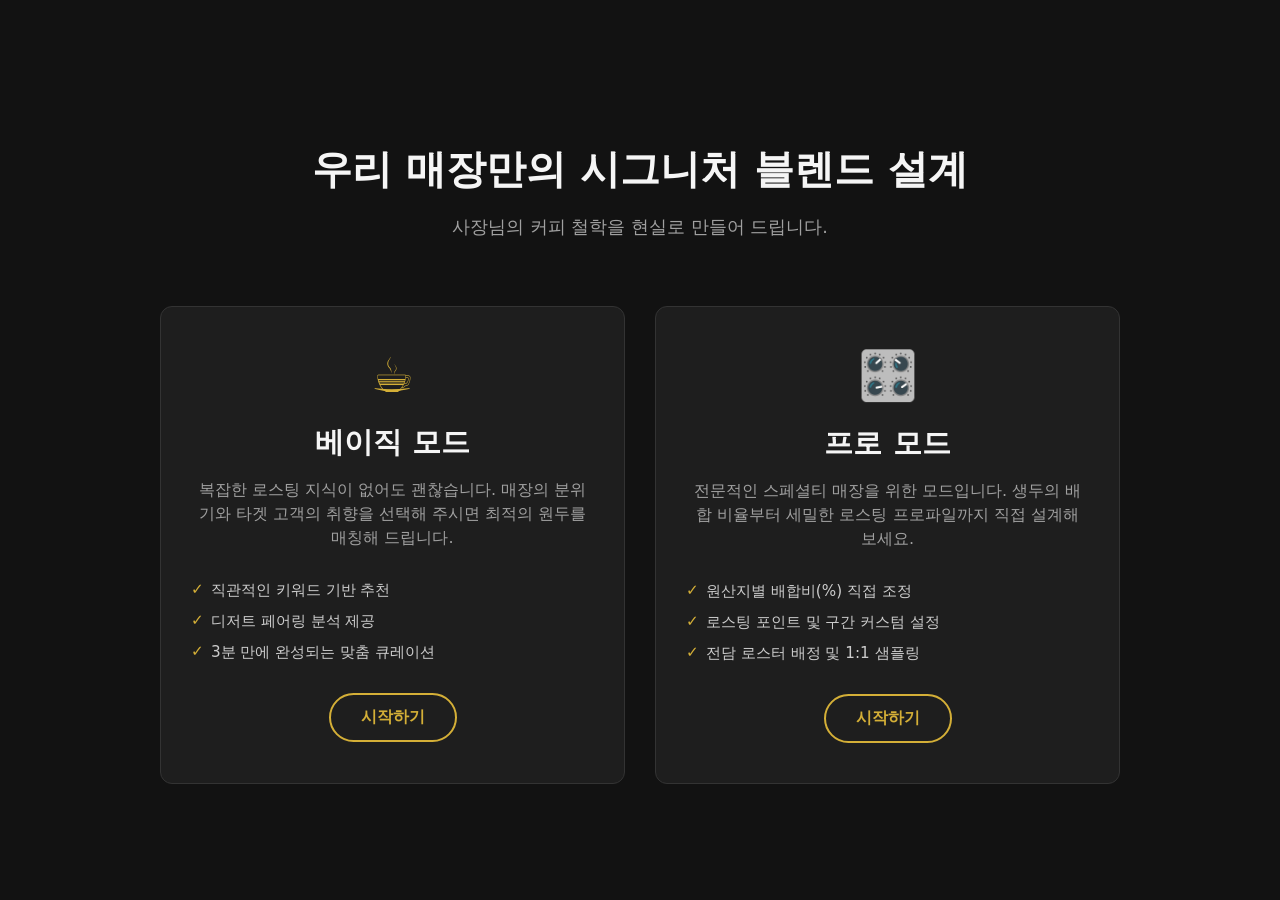
<file: legacy/index.html>
<!DOCTYPE html>
<html lang="ko">
<head>
    <meta charset="UTF-8">
        <meta name="viewport" content="width=device-width, initial-scale=1.0">
        <title>B2B 원두 커스터마이징 큐레이션</title>
        <link rel="stylesheet" href="assets/common.css">
    <style>
        :root {
            --bg-color: #121212;
            --text-main: #f5f5f5;
            --text-sub: #a0a0a0;
            --accent-color: #d4af37; /* 고급스러운 브론즈/골드 톤 */
            --card-bg: #1e1e1e;
            --hover-bg: #2a2a2a;
        }

        body {
            margin: 0;
            padding: 0;
            font-family: 'Pretendard', -apple-system, BlinkMacSystemFont, system-ui, Roboto, 'Helvetica Neue', 'Segoe UI', 'Apple SD Gothic Neo', 'Noto Sans KR', 'Malgun Gothic', sans-serif;
            background-color: var(--bg-color);
            color: var(--text-main);
            display: flex;
            flex-direction: column;
            align-items: center;
            justify-content: center;
            min-height: 100vh;
        }

        .header {
            text-align: center;
            margin-bottom: 50px;
        }

        .header h1 {
            font-size: 2.5rem;
            font-weight: 700;
            margin-bottom: 10px;
        }

        .header p {
            font-size: 1.1rem;
            color: var(--text-sub);
        }

        .mode-container {
            display: flex;
            gap: 30px;
            max-width: 1000px;
            width: 100%;
            padding: 0 20px;
            box-sizing: border-box;
        }

        .mode-card {
            flex: 1;
            background-color: var(--card-bg);
            border: 1px solid #333;
            border-radius: 12px;
            padding: 40px 30px;
            text-align: center;
            cursor: pointer;
            transition: all 0.3s ease;
            position: relative;
            overflow: hidden;
        }

        .mode-card:hover {
            background-color: var(--hover-bg);
            transform: translateY(-5px);
            border-color: var(--accent-color);
            box-shadow: 0 10px 20px rgba(0,0,0,0.5);
        }

        .mode-icon {
            font-size: 3rem;
            margin-bottom: 20px;
            color: var(--accent-color);
        }

        .mode-title {
            font-size: 1.8rem;
            font-weight: 600;
            margin-bottom: 15px;
        }

        .mode-desc {
            font-size: 1rem;
            color: var(--text-sub);
            line-height: 1.5;
            margin-bottom: 30px;
        }

        .features {
            list-style: none;
            padding: 0;
            margin: 0 0 30px 0;
            text-align: left;
            color: #ccc;
            font-size: 0.95rem;
        }

        .features li {
            margin-bottom: 10px;
            padding-left: 20px;
            position: relative;
        }

        .features li::before {
            content: '✓';
            color: var(--accent-color);
            position: absolute;
            left: 0;
        }

        .start-btn {
            display: inline-block;
            padding: 12px 30px;
            background-color: transparent;
            color: var(--accent-color);
            border: 2px solid var(--accent-color);
            border-radius: 30px;
            font-size: 1rem;
            font-weight: 600;
            transition: all 0.3s ease;
        }

        .mode-card:hover .start-btn {
            background-color: var(--accent-color);
            color: var(--bg-color);
        }

        /* 반응형 디자인 */
        @media (max-width: 768px) {
            .mode-container {
                flex-direction: column;
            }
        }
    </style>
</head>
<body>

    <div class="header">
        <h1>우리 매장만의 시그니처 블렌드 설계</h1>
        <p>사장님의 커피 철학을 현실로 만들어 드립니다.</p>
    </div>

    <div class="mode-container">
        <div class="mode-card clickable-card" role="button" tabindex="0" onclick="startMode('basic')" onkeydown="onCardKeyActivate(event, function(){ startMode('basic'); })">
            <div class="mode-icon">☕</div>
            <div class="mode-title">베이직 모드</div>
            <div class="mode-desc">
                복잡한 로스팅 지식이 없어도 괜찮습니다. 매장의 분위기와 타겟 고객의 취향을 선택해 주시면 최적의 원두를 매칭해 드립니다.
            </div>
            <ul class="features">
                <li>직관적인 키워드 기반 추천</li>
                <li>디저트 페어링 분석 제공</li>
                <li>3분 만에 완성되는 맞춤 큐레이션</li>
            </ul>
            <div class="start-btn">시작하기</div>
        </div>

        <div class="mode-card clickable-card" role="button" tabindex="0" onclick="startMode('pro')" onkeydown="onCardKeyActivate(event, function(){ startMode('pro'); })">
            <div class="mode-icon">🎛️</div>
            <div class="mode-title">프로 모드</div>
            <div class="mode-desc">
                전문적인 스페셜티 매장을 위한 모드입니다. 생두의 배합 비율부터 세밀한 로스팅 프로파일까지 직접 설계해 보세요.
            </div>
            <ul class="features">
                <li>원산지별 배합비(%) 직접 조정</li>
                <li>로스팅 포인트 및 구간 커스텀 설정</li>
                <li>전담 로스터 배정 및 1:1 샘플링</li>
            </ul>
            <div class="start-btn">시작하기</div>
        </div>
    </div>

   <script src="assets/common.js"></script>
    <script>
        function startMode(mode) {
            if (mode === 'basic') {
                appStore.clearFlowData();
                appStore.clearLeadData();
                window.location.href = 'basic-step.html';
            } else if (mode === 'pro') {
                window.location.href = 'pro-mode.html';
            }
        }
    </script>

</body>
</html>
</file>
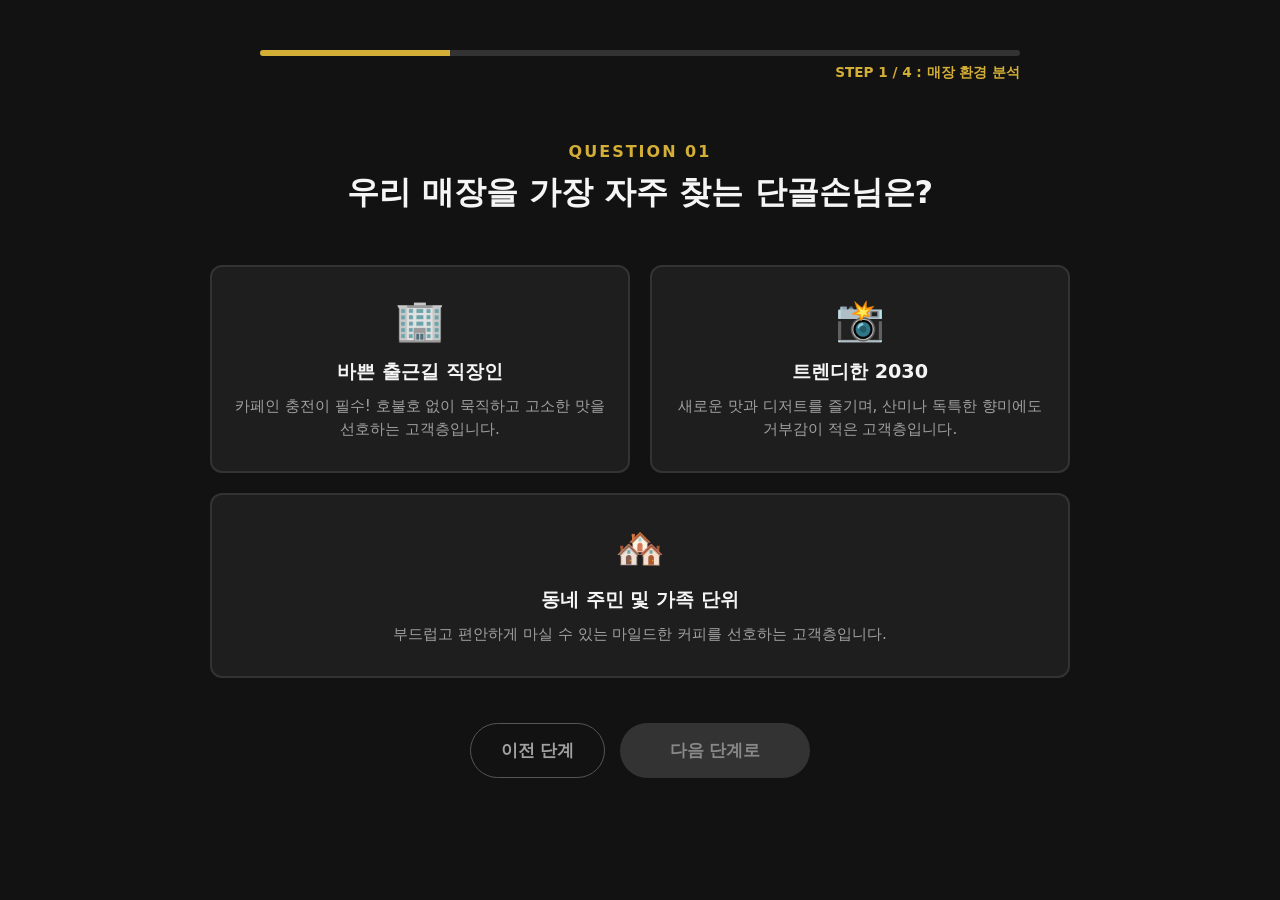
<file: basic-step.html>
<!DOCTYPE html>
<html lang="ko">
<head>
    <meta charset="UTF-8">
    <meta name="viewport" content="width=device-width, initial-scale=1.0">
    <title>베이직 모드 - 통합 설문</title>
    <link rel="stylesheet" href="assets/common.css">
    <style>
        body {
            display: flex;
            flex-direction: column;
            align-items: center;
            min-height: 100vh;
        }
        .progress-container { width: 100%; max-width: 800px; margin-top: 50px; padding: 0 20px; box-sizing: border-box; }
        .progress-bar-bg { width: 100%; height: 6px; background-color: #333; border-radius: 3px; overflow: hidden; }
        .progress-bar-fill { width: 25%; height: 100%; background-color: var(--accent-color); transition: width 0.4s ease; }
        .progress-text { text-align: right; font-size: 0.85rem; color: var(--accent-color); margin-top: 8px; font-weight: 600; }

        .question-header { text-align: center; margin: 60px 0 35px; padding: 0 20px; }
        .question-step { color: var(--accent-color); font-size: 1rem; font-weight: 600; letter-spacing: 2px; margin-bottom: 10px; }
        .question-title { font-size: 2rem; font-weight: 700; margin: 0; }
        .question-desc { font-size: 0.95rem; color: var(--text-sub); margin-top: 10px; }

        .options-container { display: flex; gap: 20px; max-width: 900px; width: 100%; padding: 0 20px; box-sizing: border-box; flex-wrap: wrap; justify-content: center; }
        .option-card { flex: 1; min-width: 250px; background-color: var(--card-bg); border: 2px solid #333; border-radius: 12px; padding: 30px 20px; text-align: center; cursor: pointer; transition: all 0.3s ease; }
        .option-card:hover { border-color: #555; background-color: var(--hover-bg); }
        .option-card.selected { border-color: var(--accent-color); background-color: var(--selected-bg); transform: translateY(-5px); box-shadow: 0 10px 20px rgba(0,0,0,0.3); }
        .option-icon { font-size: 2.5rem; margin-bottom: 15px; }
        .option-title { font-size: 1.2rem; font-weight: 600; margin-bottom: 10px; }
        .option-desc { font-size: 0.95rem; color: var(--text-sub); line-height: 1.5; }

        .sub-question-container { margin-top: 45px; text-align: center; max-width: 820px; width: 100%; padding: 0 20px; box-sizing: border-box; }
        .sub-question-title { font-size: 1.2rem; font-weight: 600; margin-bottom: 20px; border-top: 1px solid #333; padding-top: 35px; }
        .volume-options { display: flex; justify-content: center; gap: 15px; flex-wrap: wrap; }
        .volume-btn { padding: 12px 25px; background-color: var(--card-bg); border: 1px solid #444; border-radius: 30px; color: var(--text-sub); font-size: 1rem; font-weight: 600; cursor: pointer; transition: all 0.3s ease; }
        .volume-btn:hover { border-color: #888; color: #fff; }
        .volume-btn.selected { background-color: var(--accent-color); color: var(--bg-color); border-color: var(--accent-color); }

        .nav-container { margin: 45px 0 50px; display: flex; gap: 15px; }
        .prev-btn { padding: 15px 30px; background-color: transparent; color: var(--text-sub); border: 1px solid #555; border-radius: 30px; font-size: 1.05rem; font-weight: 600; cursor: pointer; }
        .prev-btn:hover { background-color: #333; color: #fff; }
        .next-btn { padding: 15px 50px; background-color: #333; color: #888; border: none; border-radius: 30px; font-size: 1.05rem; font-weight: 600; cursor: not-allowed; transition: all 0.3s ease; }
        .next-btn.active { background-color: var(--accent-color); color: var(--bg-color); cursor: pointer; }

        .modal-overlay { position: fixed; top: 0; left: 0; width: 100%; height: 100%; background-color: rgba(0,0,0,0.85); display: none; justify-content: center; align-items: center; z-index: 1000; }
        .modal-overlay.show { display: flex; }
        .modal-content { background-color: var(--card-bg); border: 1px solid #444; border-radius: 12px; width: 90%; max-width: 450px; padding: 40px 30px; box-sizing: border-box; position: relative; }
        .modal-close { position: absolute; top: 20px; right: 20px; color: #888; font-size: 1.5rem; cursor: pointer; border: none; background: none; }
        .modal-title { font-size: 1.5rem; font-weight: 700; margin: 0 0 10px 0; color: #fff; }
        .modal-desc { font-size: 0.9rem; color: var(--text-sub); margin-bottom: 25px; line-height: 1.4; }
        .form-group { margin-bottom: 20px; text-align: left; }
        .form-group label { display: block; font-size: 0.85rem; color: #ccc; margin-bottom: 8px; font-weight: 600; }
        .form-group input { width: 100%; padding: 12px 15px; box-sizing: border-box; background-color: #2a2a2a; border: 1px solid #444; border-radius: 8px; color: #fff; font-size: 1rem; }
        .submit-btn { width: 100%; padding: 15px; margin-top: 10px; background-color: var(--accent-color); color: var(--bg-color); border: none; border-radius: 8px; font-size: 1.05rem; font-weight: 700; cursor: pointer; }

        .loading-view {
            width: 100%;
            max-width: 780px;
            min-height: 100vh;
            display: none;
            flex-direction: column;
            align-items: center;
            justify-content: center;
            text-align: center;
            padding: 40px 20px 60px;
            box-sizing: border-box;
        }
        .spinner-container { position: relative; width: 100px; height: 100px; margin-bottom: 30px; }
        .circle {
            position: absolute; width: 100%; height: 100%;
            border: 3px solid transparent; border-top-color: var(--accent-color);
            border-radius: 50%;
            animation: spin 1.5s cubic-bezier(0.68, -0.55, 0.265, 1.55) infinite;
        }
        .circle:nth-child(2) { width: 80%; height: 80%; top: 10%; left: 10%; border-top-color: #888; animation-duration: 2s; animation-direction: reverse; }
        .circle:nth-child(3) { width: 60%; height: 60%; top: 20%; left: 20%; border-top-color: #555; animation-duration: 1s; }
        @keyframes spin { 0% { transform: rotate(0deg); } 100% { transform: rotate(360deg); } }

        .loading-title { font-size: 1.8rem; font-weight: 700; margin-bottom: 10px; color: #fff; }
        .loading-text {
            font-size: 1.05rem;
            color: var(--accent-color);
            font-weight: 600;
            min-height: 30px;
            margin-bottom: 30px;
            transition: opacity 0.3s ease;
        }
        .cursor::after { content: '|'; animation: blink 1s step-end infinite; }
        @keyframes blink { 0%, 100% { opacity: 1; } 50% { opacity: 0; } }

        .data-panel {
            background-color: var(--card-bg);
            border: 1px solid #333;
            border-radius: 12px;
            padding: 20px;
            width: 100%;
            max-width: 500px;
            box-shadow: 0 10px 30px rgba(0,0,0,0.5);
        }
        .panel-title { font-size: 0.85rem; color: #888; margin-bottom: 15px; letter-spacing: 1px; text-align: left; }
        .tag-container { display: flex; flex-wrap: wrap; gap: 10px; }
        .data-tag {
            background-color: #222;
            border: 1px solid #444;
            color: #ccc;
            padding: 8px 15px;
            border-radius: 20px;
            font-size: 0.9rem;
            opacity: 0;
            transform: translateY(10px);
            animation: fadeUp 0.5s forwards;
        }
        .data-tag:nth-child(1) { animation-delay: 0.2s; }
        .data-tag:nth-child(2) { animation-delay: 0.6s; }
        .data-tag:nth-child(3) { animation-delay: 1.0s; }
        .data-tag:nth-child(4) { animation-delay: 1.4s; }
        .data-tag:nth-child(5) { animation-delay: 1.8s; }
        @keyframes fadeUp {
            to { opacity: 1; transform: translateY(0); border-color: var(--accent-color); color: #fff; }
        }
        .progress-percentage {
            margin-top: 30px;
            font-size: 2.5rem;
            font-weight: 700;
            color: #444;
            font-variant-numeric: tabular-nums;
        }
    </style>
</head>
<body>
    <div class="progress-container" id="surveyProgress">
        <div class="progress-bar-bg"><div id="progressFill" class="progress-bar-fill"></div></div>
        <div id="progressText" class="progress-text"></div>
    </div>

    <div class="question-header" id="surveyHeader">
        <div id="questionStep" class="question-step"></div>
        <h2 id="questionTitle" class="question-title"></h2>
        <p id="questionDesc" class="question-desc"></p>
    </div>

    <div id="optionsContainer" class="options-container"></div>

    <div id="volumeSection" class="sub-question-container" style="display:none;">
        <h3 class="sub-question-title">월평균 원두 사용량을 알려주시면 맞춤 단가를 계산해 드립니다.</h3>
        <div class="volume-options">
            <button type="button" class="volume-btn" data-volume="under_10">10kg 미만</button>
            <button type="button" class="volume-btn" data-volume="10_to_30">10kg ~ 30kg</button>
            <button type="button" class="volume-btn" data-volume="over_30">30kg 이상 (대용량 단가)</button>
        </div>
    </div>

    <div class="nav-container" id="surveyNav">
        <button id="prevBtn" class="prev-btn" type="button">이전 단계</button>
        <button id="nextBtn" class="next-btn" type="button" disabled>다음 단계로</button>
    </div>
    <p id="submitStatus" class="question-desc" aria-live="polite" style="min-height: 24px; margin-top: -30px;"></p>

    <div id="loadingView" class="loading-view" aria-live="polite">
        <div class="spinner-container">
            <div class="circle"></div>
            <div class="circle"></div>
            <div class="circle"></div>
        </div>
        <div class="loading-title">AI 로스팅 프로파일 설계 중</div>
        <div id="loadingText" class="loading-text cursor">매장 데이터를 수집 중입니다...</div>
        <div class="data-panel">
            <div class="panel-title">수집된 분석 파라미터 (Parameters)</div>
            <div class="tag-container" id="tagContainer"></div>
        </div>
        <div class="progress-percentage" id="loadingPercent">0%</div>
    </div>

    <div id="leadModal" class="modal-overlay" role="dialog" aria-modal="true" aria-labelledby="leadModalTitle">
        <div class="modal-content">
            <button class="modal-close" type="button" id="modalCloseBtn">&times;</button>
            <h3 id="leadModalTitle" class="modal-title">맞춤형 R&D 설계 준비</h3>
            <p class="modal-desc">정확한 프로파일 분석과 샘플 배송을 위해 대표님 정보를 확인합니다.</p>
            <form id="leadForm">
                <div class="form-group">
                    <label for="userName">대표자 성함 / 상호명</label>
                    <input type="text" id="userName" autocomplete="organization" required>
                </div>
                <div class="form-group">
                    <label for="userPhone">연락처 (휴대전화)</label>
                    <input type="tel" id="userPhone" autocomplete="tel" required>
                </div>
                <div class="form-group">
                    <label for="userEmail">이메일</label>
                    <input type="email" id="userEmail" autocomplete="email" required>
                </div>
                <div class="form-group">
                    <label for="businessAddress">사업장 주소</label>
                    <input type="text" id="businessAddress" autocomplete="street-address" required>
                </div>
                <div class="form-group">
                    <label for="businessNumber">사업자 등록번호</label>
                    <input type="text" id="businessNumber" maxlength="12" required>
                </div>
                <button type="submit" class="submit-btn">정보 저장하고 계속하기</button>
            </form>
        </div>
    </div>

    <script src="assets/common.js"></script>
    <script>
        const steps = [
            {
                key: 'step1_target',
                stepText: 'QUESTION 01',
                progressText: 'STEP 1 / 4 : 매장 환경 분석',
                title: '우리 매장을 가장 자주 찾는 단골손님은?',
                desc: '',
                nextLabel: '다음 단계로',
                options: [
                    { value: 'office', icon: '🏢', title: '바쁜 출근길 직장인', desc: '카페인 충전이 필수! 호불호 없이 묵직하고 고소한 맛을 선호하는 고객층입니다.' },
                    { value: 'trend', icon: '📸', title: '트렌디한 2030', desc: '새로운 맛과 디저트를 즐기며, 산미나 독특한 향미에도 거부감이 적은 고객층입니다.' },
                    { value: 'family', icon: '🏘️', title: '동네 주민 및 가족 단위', desc: '부드럽고 편안하게 마실 수 있는 마일드한 커피를 선호하는 고객층입니다.' }
                ]
            },
            {
                key: 'step2_dessert',
                stepText: 'QUESTION 02',
                progressText: 'STEP 2 / 4 : 디저트 페어링 분석',
                title: '매장의 주력 디저트는 어떤 종류인가요?',
                desc: '',
                nextLabel: '다음 단계로',
                options: [
                    { value: 'sweet', icon: '🍰', title: '달콤한 크림 / 초코류', desc: '단맛이 강해 커피의 묵직한 바디감이 필요한 메뉴입니다.' },
                    { value: 'bakery', icon: '🥐', title: '담백한 베이커리류', desc: '빵 본연의 고소함을 살려주는 깔끔한 커피가 어울립니다.' },
                    { value: 'coffee_only', icon: '☕', title: '커피 자체에 집중', desc: '디저트 비중이 낮아 커피의 고유 향미와 개성이 더 중요합니다.' }
                ]
            },
            {
                key: 'selectedFlavor',
                stepText: 'QUESTION 03',
                progressText: 'STEP 3 / 4 : 핵심 향미 설계',
                title: '우리 매장 커피의 첫입, 어떤 느낌이었으면 하시나요?',
                desc: '',
                nextLabel: '마지막 단계로',
                options: [
                    { value: 'nutty_medium', icon: '🍫', title: '호불호 없는 균형잡힌 표준 배합(클래식)', desc: '산미를 낮추고 고소함과 쌉싸름한 단맛이 오래 남는 스타일입니다.' },
                    { value: 'balanced', icon: '🍯', title: '은은한 과일의 단맛 (밸런스)', desc: '가벼운 산미와 캐러멜 단맛의 균형이 좋은 마일드한 스타일입니다.' },
                    { value: 'floral_acidity', icon: '🌸', title: '화사한 꽃향기와 쥬시함', desc: '베리류 산미와 꽃 향이 매력적인 트렌디 스페셜티 스타일입니다.' },
                    { value: 'decaf', icon: '🌙', title: '부담 없는 디카페인', desc: '밤에도 마실 수 있는 깔끔한 단맛 중심의 스타일입니다.' }
                ]
            },
            {
                key: 'step4_milk',
                stepText: 'QUESTION 04',
                progressText: 'STEP 4 / 4 : 최종 세팅 완료',
                title: '우유가 들어가는 메뉴의 비중은 어느 정도인가요?',
                desc: '라떼나 크림 커피에서도 커피의 맛이 묻히지 않도록 바디감을 조절합니다.',
                nextLabel: '맞춤 블렌드 분석하기',
                options: [
                    { value: 'americano_main', icon: '🧊', title: '아메리카노 위주', desc: '블랙으로 마셨을 때 가장 맛있는 포인트를 잡습니다.' },
                    { value: 'balance', icon: '🥛', title: '반반 (밸런스형)', desc: '라떼와 아메리카노 모두 어울리도록 밸런스를 맞춥니다.' },
                    { value: 'latte_main', icon: '☕', title: '라떼 / 크림 맛집', desc: '우유와 크림에서도 살아나는 진한 고소함이 필요합니다.' }
                ]
            }
        ];

        const labelMap = {
            office: '직장인', trend: '트렌디2030', family: '동네/가족',
            sweet: '달콤/크림', bakery: '담백/베이커리', coffee_only: '커피집중',
            nutty_medium: '다크/고소', balanced: '밸런스/마일드', floral_acidity: '산미/화사', decaf: '디카페인',
            americano_main: '아메리카노 위주', balance: '라떼 밸런스', latte_main: '라떼 위주',
            under_10: '10kg 미만', '10_to_30': '10~30kg', over_30: '30kg 이상'
        };

        const loadingLabelMap = {
            office: '📌 직장인 타겟', trend: '📌 트렌디 2030', family: '📌 동네상권/가족',
            sweet: '🍰 달콤한 디저트', bakery: '🥐 담백한 베이커리', coffee_only: '☕ 커피 집중',
            nutty_medium: '🍫 다크/고소함', balanced: '🍯 밸런스/마일드', floral_acidity: '🌸 산미/화사함', decaf: '🌙 디카페인',
            americano_main: '🧊 아메리카노 위주', balance: '🥛 라떼 밸런스', latte_main: '☕ 라떼/크림 위주',
            under_10: '📦 10kg 미만', '10_to_30': '📦 10~30kg', over_30: '📦 30kg 이상'
        };

        const loadingMessages = [
            '수집된 파라미터를 기반으로 생두 배합비를 계산 중입니다...',
            '디저트 페어링에 최적화된 바디감(Body)을 세팅 중입니다...',
            '우유 베리에이션에 따른 수율 및 배전도를 조정 중입니다...',
            '사장님 매장만의 시그니처 블렌드 설계가 완료되었습니다!'
        ];

        const state = {
            step1_target: appStore.get('step1_target', ''),
            step2_dessert: appStore.get('step2_dessert', ''),
            selectedFlavor: appStore.get('selectedFlavor', ''),
            step4_milk: appStore.get('step4_milk', ''),
            step4_volume: appStore.get('step4_volume', ''),
            lead_name: appStore.get('lead_name', ''),
            lead_phone: appStore.get('lead_phone', ''),
            lead_email: appStore.get('lead_email', ''),
            lead_address: appStore.get('lead_address', ''),
            lead_bizNum: appStore.get('lead_bizNum', '')
        };

        const GOOGLE_FORM_RESPONSE_URL = 'https://docs.google.com/forms/d/14sxVQ1dIzeyflM_93ysNevl2SWW3KboEOMRBe856XKo/formResponse';
        const GOOGLE_APP_SCRIPT_URL = 'https://script.google.com/macros/s/AKfycbwi7fmwLSD7QwN7K-BBFGFcetwOcUc9oKMOHVQnM-_8k3oP7iEntelq_8K3zZxKypJA/exec';
        const MIN_LOADING_MS = 2600;
        const PREFETCH_TIMEOUT_MS = 5000;

        let stepIndex = 0;
        let viewState = 'survey';
        let percentIntervalId = null;
        let messageIntervalId = null;

        const surveyProgress = document.getElementById('surveyProgress');
        const surveyHeader = document.getElementById('surveyHeader');
        const progressFill = document.getElementById('progressFill');
        const progressText = document.getElementById('progressText');
        const questionStep = document.getElementById('questionStep');
        const questionTitle = document.getElementById('questionTitle');
        const questionDesc = document.getElementById('questionDesc');
        const optionsContainer = document.getElementById('optionsContainer');
        const volumeSection = document.getElementById('volumeSection');
        const surveyNav = document.getElementById('surveyNav');
        const prevBtn = document.getElementById('prevBtn');
        const nextBtn = document.getElementById('nextBtn');
        const statusEl = document.getElementById('submitStatus');

        const loadingView = document.getElementById('loadingView');
        const loadingText = document.getElementById('loadingText');
        const tagContainer = document.getElementById('tagContainer');
        const loadingPercent = document.getElementById('loadingPercent');

        const leadModal = document.getElementById('leadModal');
        const leadForm = document.getElementById('leadForm');

        function hasLeadData() {
            return !!(state.lead_name && state.lead_phone && state.lead_email && state.lead_address && state.lead_bizNum);
        }

        function setViewState(nextState) {
            viewState = nextState;
            const isSurvey = viewState === 'survey';
            surveyProgress.style.display = isSurvey ? '' : 'none';
            surveyHeader.style.display = isSurvey ? '' : 'none';
            optionsContainer.style.display = isSurvey ? '' : 'none';
            volumeSection.style.display = isSurvey && steps[stepIndex].key === 'step4_milk' ? 'block' : 'none';
            surveyNav.style.display = isSurvey ? 'flex' : 'none';
            statusEl.style.display = isSurvey ? '' : 'none';
            if (!isSurvey) {
                leadModal.classList.remove('show');
                loadingView.style.display = 'flex';
            } else {
                loadingView.style.display = 'none';
            }
        }

        function updateNextState() {
            const step = steps[stepIndex];
            const enabled = step.key === 'step4_milk'
                ? !!(state.step4_milk && state.step4_volume)
                : !!state[step.key];
            nextBtn.disabled = !enabled;
            nextBtn.classList.toggle('active', enabled);
        }

        function renderOptions(step) {
            optionsContainer.innerHTML = '';
            const selected = state[step.key];

            step.options.forEach(function (option) {
                const card = document.createElement('div');
                card.className = 'option-card clickable-card' + (selected === option.value ? ' selected' : '');
                card.setAttribute('role', 'button');
                card.setAttribute('tabindex', '0');
                card.innerHTML = '<div class="option-icon">' + option.icon + '</div>' +
                    '<div class="option-title">' + option.title + '</div>' +
                    '<div class="option-desc">' + option.desc + '</div>';

                card.addEventListener('click', function () {
                    state[step.key] = option.value;
                    appStore.set(step.key, option.value);
                    renderStep();
                });

                card.addEventListener('keydown', function (event) {
                    onCardKeyActivate(event, function () {
                        state[step.key] = option.value;
                        appStore.set(step.key, option.value);
                        renderStep();
                    });
                });

                optionsContainer.appendChild(card);
            });
        }

        function renderVolumeButtons() {
            const buttons = document.querySelectorAll('.volume-btn');
            buttons.forEach(function (button) {
                const value = button.getAttribute('data-volume');
                button.classList.toggle('selected', state.step4_volume === value);
                button.onclick = function () {
                    state.step4_volume = value;
                    appStore.set('step4_volume', value);
                    buttons.forEach(function (btn) {
                        btn.classList.toggle('selected', btn.getAttribute('data-volume') === value);
                    });
                    updateNextState();
                };
            });
        }

        function renderStep() {
            const step = steps[stepIndex];
            progressFill.style.width = ((stepIndex + 1) * 25) + '%';
            progressText.textContent = step.progressText;
            questionStep.textContent = step.stepText;
            questionTitle.textContent = step.title;
            questionDesc.textContent = step.desc || '';
            nextBtn.textContent = step.nextLabel;

            renderOptions(step);
            volumeSection.style.display = step.key === 'step4_milk' ? 'block' : 'none';
            if (step.key === 'step4_milk') renderVolumeButtons();

            prevBtn.style.visibility = 'visible';
            statusEl.textContent = '';
            updateNextState();
        }

        function openLeadModal() {
            document.getElementById('userName').value = state.lead_name;
            document.getElementById('userPhone').value = state.lead_phone;
            document.getElementById('userEmail').value = state.lead_email;
            document.getElementById('businessAddress').value = state.lead_address;
            document.getElementById('businessNumber').value = state.lead_bizNum;
            leadModal.classList.add('show');
        }

        function closeLeadModal() {
            leadModal.classList.remove('show');
        }

        function populateLoadingTags() {
            tagContainer.innerHTML = '';
            [
                state.step1_target,
                state.step2_dessert,
                state.selectedFlavor,
                state.step4_milk,
                state.step4_volume
            ].forEach(function (value) {
                const text = loadingLabelMap[value];
                if (!text) return;
                const span = document.createElement('span');
                span.className = 'data-tag';
                span.textContent = text;
                tagContainer.appendChild(span);
            });
        }

        function fetchResultByFlavor(flavor) {
            return fetch(GOOGLE_APP_SCRIPT_URL + '?flavor=' + encodeURIComponent(flavor))
                .then(function (response) { return response.json(); })
                .then(function (data) {
                    if (!data || !data.name) {
                        throw new Error('결과 데이터 형식이 올바르지 않습니다.');
                    }
                    return data;
                });
        }

        function withTimeout(promise, timeoutMs, message) {
            return Promise.race([
                promise,
                new Promise(function (_, reject) {
                    setTimeout(function () {
                        reject(new Error(message || '요청 시간이 초과되었습니다.'));
                    }, timeoutMs);
                })
            ]);
        }

        function clearLoadingTimers() {
            if (percentIntervalId) clearInterval(percentIntervalId);
            if (messageIntervalId) clearInterval(messageIntervalId);
            percentIntervalId = null;
            messageIntervalId = null;
        }

        function runLoadingAnimationUntilReady(readyPromise) {
            let percent = 0;
            let messageIndex = 0;
            let ready = false;

            loadingPercent.textContent = '0%';
            loadingText.textContent = loadingMessages[0];
            loadingText.classList.add('cursor');

            readyPromise.finally(function () {
                ready = true;
            });

            messageIntervalId = setInterval(function () {
                if (messageIndex >= loadingMessages.length - 2) return;
                messageIndex += 1;
                loadingText.style.opacity = 0;
                setTimeout(function () {
                    loadingText.textContent = loadingMessages[messageIndex];
                    loadingText.style.opacity = 1;
                }, 250);
            }, 1500);

            percentIntervalId = setInterval(function () {
                const ceiling = ready ? 100 : 92;
                percent = Math.min(ceiling, percent + Math.floor(Math.random() * 4) + 1);
                loadingPercent.textContent = percent + '%';

                if (ready && percent >= 100) {
                    clearLoadingTimers();
                    loadingText.textContent = loadingMessages[loadingMessages.length - 1];
                    loadingText.classList.remove('cursor');
                    setTimeout(function () {
                        window.location.href = 'result.html';
                    }, 650);
                }
            }, 70);
        }

        async function submitFinal() {
            const step1 = state.step1_target;
            const step2 = state.step2_dessert;
            const step3 = state.selectedFlavor;
            const step4Milk = state.step4_milk;
            const step4Vol = state.step4_volume;

            let matchedBlend = '매칭 오류(확인요망)';
            if (step3 === 'nutty_medium') matchedBlend = 'Type: 433 (고소한 커스텀)';
            else if (step3 === 'balanced') matchedBlend = 'Type: No.11 (밸런스 커스텀)';
            else if (step3 === 'floral_acidity') matchedBlend = 'Type: 프루티 (플로럴 커스텀)';
            else if (step3 === 'decaf') matchedBlend = 'Type: 디카페인 커스텀';

            const payload = new URLSearchParams();
            payload.append('entry.2053126920', state.lead_name || '미입력');
            payload.append('entry.2077498721', state.lead_phone || '미입력');
            payload.append('entry.725316730', state.lead_email || '미입력');
            payload.append('entry.1778650554', state.lead_address || '미입력');
            payload.append('entry.1355384766', state.lead_bizNum || '미입력');
            payload.append('entry.53119786', labelMap[step1] || step1);
            payload.append('entry.2138629377', labelMap[step2] || step2);
            payload.append('entry.1228411752', labelMap[step3] || step3);
            payload.append('entry.941053682', labelMap[step4Milk] || step4Milk);
            payload.append('entry.92871949', labelMap[step4Vol] || step4Vol);
            payload.append('entry.1716051107', matchedBlend);

            nextBtn.disabled = true;
            nextBtn.classList.remove('active');
            statusEl.textContent = '전송 중입니다...';

            try {
                await fetch(GOOGLE_FORM_RESPONSE_URL, {
                    method: 'POST',
                    mode: 'no-cors',
                    body: payload
                });

                appStore.clearLeadData();
                appStore.clearResultCache();
                statusEl.textContent = '';
                setViewState('loading');
                populateLoadingTags();

                const prefetchPromise = withTimeout(
                    fetchResultByFlavor(step3),
                    PREFETCH_TIMEOUT_MS,
                    '결과 선조회 시간 초과'
                )
                    .then(function (data) {
                        appStore.setPrefetchedResult(step3, data);
                    })
                    .catch(function (error) {
                        console.error('결과 선조회 실패:', error);
                    });

                const readyPromise = Promise.allSettled([
                    prefetchPromise,
                    new Promise(function (resolve) {
                        setTimeout(resolve, MIN_LOADING_MS);
                    })
                ]);

                runLoadingAnimationUntilReady(readyPromise);
            } catch (err) {
                console.error('설문 전송 실패:', err);
                statusEl.textContent = '전송에 실패했습니다. 잠시 후 다시 시도해 주세요.';
                updateNextState();
            }
        }

        prevBtn.addEventListener('click', function () {
            if (viewState !== 'survey') return;
            if (stepIndex > 0) {
                stepIndex -= 1;
                renderStep();
                return;
            }
            window.location.href = 'index.html';
        });

        nextBtn.addEventListener('click', function () {
            if (viewState !== 'survey' || nextBtn.disabled) return;

            if (stepIndex === 1 && !hasLeadData()) {
                openLeadModal();
                return;
            }

            if (stepIndex < steps.length - 1) {
                stepIndex += 1;
                renderStep();
                return;
            }

            submitFinal();
        });

        document.getElementById('modalCloseBtn').addEventListener('click', closeLeadModal);
        leadModal.addEventListener('click', function (event) {
            if (event.target === leadModal) closeLeadModal();
        });

        document.addEventListener('keydown', function (event) {
            if (event.key === 'Escape') closeLeadModal();
        });

        document.getElementById('businessNumber').addEventListener('input', function (event) {
            const value = event.target.value.replace(/[^0-9]/g, '');
            if (value.length <= 3) event.target.value = value;
            else if (value.length <= 5) event.target.value = value.slice(0, 3) + '-' + value.slice(3);
            else event.target.value = value.slice(0, 3) + '-' + value.slice(3, 5) + '-' + value.slice(5, 10);
        });

        leadForm.addEventListener('submit', function (event) {
            event.preventDefault();
            state.lead_name = document.getElementById('userName').value.trim();
            state.lead_phone = document.getElementById('userPhone').value.trim();
            state.lead_email = document.getElementById('userEmail').value.trim();
            state.lead_address = document.getElementById('businessAddress').value.trim();
            state.lead_bizNum = document.getElementById('businessNumber').value.trim();

            appStore.set('lead_name', state.lead_name);
            appStore.set('lead_phone', state.lead_phone);
            appStore.set('lead_email', state.lead_email);
            appStore.set('lead_address', state.lead_address);
            appStore.set('lead_bizNum', state.lead_bizNum);

            closeLeadModal();
            if (stepIndex < steps.length - 1) {
                stepIndex += 1;
                renderStep();
            }
        });

        const params = new URLSearchParams(window.location.search);
        const requestedStep = parseInt(params.get('step'), 10);
        if (!isNaN(requestedStep) && requestedStep >= 1 && requestedStep <= 4) {
            stepIndex = requestedStep - 1;
        }

        setViewState('survey');
        renderStep();
    </script>
</body>
</html>
</file>
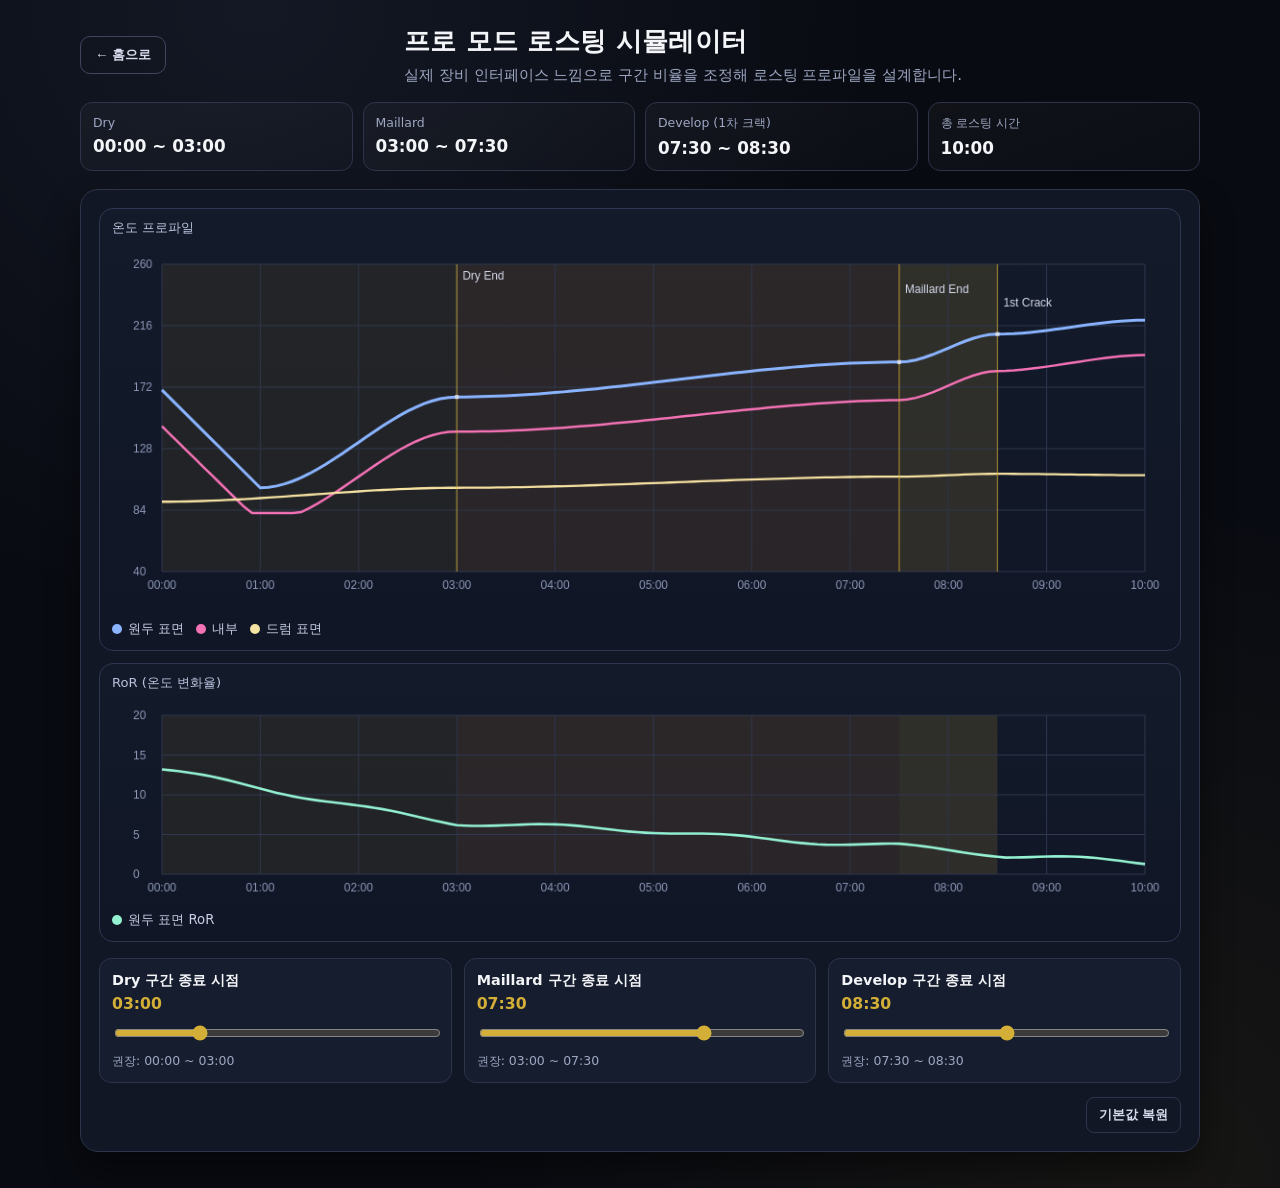
<file: pro-mode.html>
<!DOCTYPE html>
<html lang="ko">
<head>
    <meta charset="UTF-8">
    <meta name="viewport" content="width=device-width, initial-scale=1.0">
    <title>프로 모드 - 로스팅 프로파일 시뮬레이터</title>
    <link rel="stylesheet" href="assets/common.css">
    <style>
        :root {
            --bg: #090b12;
            --panel: #121726;
            --panel-soft: #161d2f;
            --line: #2e3449;
            --text: #f4f5f8;
            --sub: #9ea7c2;
            --accent: #d4af37;
            --bean: #8ab4ff;
            --inner: #f472b6;
            --drum: #f6e2a2;
            --ror: #94f2d3;
        }

        * { box-sizing: border-box; }
        body {
            margin: 0;
            min-height: 100vh;
            background:
                radial-gradient(circle at 20% 0%, rgba(138,180,255,0.08), transparent 40%),
                radial-gradient(circle at 90% 100%, rgba(212,175,55,0.07), transparent 42%),
                var(--bg);
            color: var(--text);
            font-family: 'Pretendard', -apple-system, BlinkMacSystemFont, system-ui, sans-serif;
        }

        .wrap {
            width: min(1160px, 100%);
            margin: 0 auto;
            padding: 24px 20px 36px;
        }

        .topbar {
            display: flex;
            align-items: center;
            justify-content: space-between;
            gap: 12px;
            margin-bottom: 16px;
        }
        .back-btn {
            border: 1px solid #3f455f;
            background: transparent;
            color: #d8dcec;
            border-radius: 10px;
            padding: 9px 14px;
            font-weight: 600;
            cursor: pointer;
        }
        .title-wrap h1 {
            margin: 0;
            font-size: 1.6rem;
            letter-spacing: 0.3px;
        }
        .title-wrap p {
            margin: 6px 0 0;
            color: var(--sub);
            font-size: 0.95rem;
        }

        .stats {
            margin-top: 14px;
            display: grid;
            grid-template-columns: repeat(4, minmax(0, 1fr));
            gap: 10px;
        }
        .stat {
            background: linear-gradient(160deg, rgba(255,255,255,0.03), rgba(255,255,255,0.01));
            border: 1px solid var(--line);
            border-radius: 12px;
            padding: 12px;
        }
        .stat .k {
            color: var(--sub);
            font-size: 0.78rem;
            margin-bottom: 6px;
        }
        .stat .v {
            font-size: 1.05rem;
            font-weight: 700;
        }

        .screen {
            margin-top: 18px;
            background: var(--panel);
            border: 1px solid var(--line);
            border-radius: 18px;
            padding: 18px;
            box-shadow: 0 18px 34px rgba(0,0,0,0.45);
        }
        .chart-shell {
            display: grid;
            gap: 12px;
        }
        .chart-card {
            border: 1px solid #2f3650;
            border-radius: 14px;
            background: linear-gradient(180deg, #131a2a, #101626);
            padding: 10px 12px 12px;
        }
        .chart-label {
            font-size: 0.82rem;
            color: #bac3dd;
            margin: 0 0 8px;
        }
        canvas {
            width: 100%;
            height: auto;
            display: block;
        }

        .legend {
            display: flex;
            flex-wrap: wrap;
            gap: 12px;
            margin-top: 10px;
            font-size: 0.83rem;
            color: #c8cfe4;
        }
        .legend span::before {
            content: '';
            width: 10px;
            height: 10px;
            border-radius: 50%;
            display: inline-block;
            margin-right: 6px;
            vertical-align: -1px;
        }
        .l-bean::before { background: var(--bean); }
        .l-inner::before { background: var(--inner); }
        .l-drum::before { background: var(--drum); }
        .l-ror::before { background: var(--ror); }

        .controls {
            margin-top: 16px;
            display: grid;
            grid-template-columns: repeat(3, minmax(0, 1fr));
            gap: 12px;
        }
        .control {
            border: 1px solid var(--line);
            border-radius: 12px;
            background: var(--panel-soft);
            padding: 12px;
        }
        .control .name {
            font-size: 0.9rem;
            margin-bottom: 4px;
            font-weight: 700;
        }
        .control .time {
            color: var(--accent);
            font-weight: 700;
            font-size: 0.98rem;
            margin-bottom: 10px;
        }
        .control input[type='range'] {
            width: 100%;
            accent-color: var(--accent);
            cursor: pointer;
        }
        .control .hint {
            margin-top: 8px;
            font-size: 0.78rem;
            color: var(--sub);
        }

        .actions {
            margin-top: 14px;
            display: flex;
            justify-content: flex-end;
            gap: 8px;
        }
        .btn {
            border: 1px solid var(--line);
            background: transparent;
            color: #d6dbec;
            border-radius: 8px;
            padding: 8px 12px;
            cursor: pointer;
            font-weight: 600;
        }

        @media (max-width: 900px) {
            .stats { grid-template-columns: repeat(2, minmax(0, 1fr)); }
            .controls { grid-template-columns: 1fr; }
        }
    </style>
</head>
<body>
    <div class="wrap">
        <div class="topbar">
            <button class="back-btn" type="button" onclick="window.location.href='index.html'">← 홈으로</button>
            <div class="title-wrap">
                <h1>프로 모드 로스팅 시뮬레이터</h1>
                <p>실제 장비 인터페이스 느낌으로 구간 비율을 조정해 로스팅 프로파일을 설계합니다.</p>
            </div>
            <div></div>
        </div>

        <div class="stats">
            <div class="stat"><div class="k">Dry</div><div class="v" id="drySpan">00:00 ~ 03:00</div></div>
            <div class="stat"><div class="k">Maillard</div><div class="v" id="mailardSpan">03:00 ~ 07:30</div></div>
            <div class="stat"><div class="k">Develop (1차 크랙)</div><div class="v" id="developSpan">07:30 ~ 08:30</div></div>
            <div class="stat"><div class="k">총 로스팅 시간</div><div class="v" id="totalSpan">10:00</div></div>
        </div>

        <div class="screen">
            <div class="chart-shell">
                <div class="chart-card">
                    <p class="chart-label">온도 프로파일</p>
                    <canvas id="tempChart" width="1100" height="380"></canvas>
                    <div class="legend">
                        <span class="l-bean">원두 표면</span>
                        <span class="l-inner">내부</span>
                        <span class="l-drum">드럼 표면</span>
                    </div>
                </div>
                <div class="chart-card">
                    <p class="chart-label">RoR (온도 변화율)</p>
                    <canvas id="rorChart" width="1100" height="210"></canvas>
                    <div class="legend">
                        <span class="l-ror">원두 표면 RoR</span>
                    </div>
                </div>
            </div>

            <div class="controls">
                <div class="control">
                    <div class="name">Dry 구간 종료 시점</div>
                    <div class="time" id="dryValue">03:00</div>
                    <input id="drySlider" type="range" min="120" max="360" step="10" value="180">
                    <div class="hint">권장: 00:00 ~ 03:00</div>
                </div>
                <div class="control">
                    <div class="name">Maillard 구간 종료 시점</div>
                    <div class="time" id="mailardValue">07:30</div>
                    <input id="mailardSlider" type="range" min="240" max="540" step="10" value="450">
                    <div class="hint">권장: 03:00 ~ 07:30</div>
                </div>
                <div class="control">
                    <div class="name">Develop 구간 종료 시점</div>
                    <div class="time" id="developValue">08:30</div>
                    <input id="developSlider" type="range" min="420" max="600" step="10" value="510">
                    <div class="hint">권장: 07:30 ~ 08:30</div>
                </div>
            </div>

            <div class="actions">
                <button class="btn" type="button" id="resetBtn">기본값 복원</button>
            </div>
        </div>
    </div>

    <script>
        (function () {
            const TOTAL_SEC = 600;
            const MIN_GAP = 50;

            const drySlider = document.getElementById('drySlider');
            const mailardSlider = document.getElementById('mailardSlider');
            const developSlider = document.getElementById('developSlider');
            const resetBtn = document.getElementById('resetBtn');

            const dryValue = document.getElementById('dryValue');
            const mailardValue = document.getElementById('mailardValue');
            const developValue = document.getElementById('developValue');
            const drySpan = document.getElementById('drySpan');
            const mailardSpan = document.getElementById('mailardSpan');
            const developSpan = document.getElementById('developSpan');
            const totalSpan = document.getElementById('totalSpan');

            const tempCanvas = document.getElementById('tempChart');
            const rorCanvas = document.getElementById('rorChart');
            const tctx = tempCanvas.getContext('2d');
            const rctx = rorCanvas.getContext('2d');

            function pad(n) { return String(n).padStart(2, '0'); }
            function fmt(sec) {
                const m = Math.floor(sec / 60);
                const s = sec % 60;
                return pad(m) + ':' + pad(s);
            }

            function clampPhase() {
                let dry = Number(drySlider.value);
                let mailard = Number(mailardSlider.value);
                let develop = Number(developSlider.value);

                if (mailard <= dry + MIN_GAP) {
                    mailard = dry + MIN_GAP;
                }
                if (develop <= mailard + MIN_GAP) {
                    develop = mailard + MIN_GAP;
                }
                if (develop > TOTAL_SEC) {
                    develop = TOTAL_SEC;
                    if (mailard > develop - MIN_GAP) mailard = develop - MIN_GAP;
                    if (dry > mailard - MIN_GAP) dry = mailard - MIN_GAP;
                }

                drySlider.value = dry;
                mailardSlider.value = mailard;
                developSlider.value = develop;
            }

            function readPhase() {
                return {
                    dry: Number(drySlider.value),
                    mailard: Number(mailardSlider.value),
                    develop: Number(developSlider.value)
                };
            }

            function updateLabels(phase) {
                dryValue.textContent = fmt(phase.dry);
                mailardValue.textContent = fmt(phase.mailard);
                developValue.textContent = fmt(phase.develop);

                drySpan.textContent = fmt(0) + ' ~ ' + fmt(phase.dry);
                mailardSpan.textContent = fmt(phase.dry) + ' ~ ' + fmt(phase.mailard);
                developSpan.textContent = fmt(phase.mailard) + ' ~ ' + fmt(phase.develop);
                totalSpan.textContent = fmt(TOTAL_SEC);
            }

            function phaseColorBands(ctx, area, phase) {
                const xDry = area.x + (phase.dry / TOTAL_SEC) * area.w;
                const xMail = area.x + (phase.mailard / TOTAL_SEC) * area.w;
                const xDev = area.x + (phase.develop / TOTAL_SEC) * area.w;

                ctx.fillStyle = 'rgba(122, 95, 38, 0.17)';
                ctx.fillRect(area.x, area.y, xDry - area.x, area.h);

                ctx.fillStyle = 'rgba(186, 122, 46, 0.15)';
                ctx.fillRect(xDry, area.y, xMail - xDry, area.h);

                ctx.fillStyle = 'rgba(212, 175, 55, 0.15)';
                ctx.fillRect(xMail, area.y, xDev - xMail, area.h);
            }

            function drawGrid(ctx, area, yTicks, yMin, yMax) {
                ctx.strokeStyle = '#31384f';
                ctx.lineWidth = 1;
                ctx.font = '12px Pretendard, sans-serif';
                ctx.fillStyle = '#8e98b7';

                for (let i = 0; i <= 10; i += 1) {
                    const x = area.x + (i / 10) * area.w;
                    ctx.beginPath();
                    ctx.moveTo(x, area.y);
                    ctx.lineTo(x, area.y + area.h);
                    ctx.stroke();

                    const sec = Math.round((TOTAL_SEC / 10) * i);
                    ctx.fillText(fmt(sec), x - 15, area.y + area.h + 18);
                }

                for (let j = 0; j <= yTicks; j += 1) {
                    const y = area.y + (j / yTicks) * area.h;
                    ctx.beginPath();
                    ctx.moveTo(area.x, y);
                    ctx.lineTo(area.x + area.w, y);
                    ctx.stroke();

                    const value = Math.round(yMax - (j / yTicks) * (yMax - yMin));
                    ctx.fillText(String(value), area.x - 30, y + 4);
                }
            }

            function tempCurves(t, phase) {
                const DROP_END_SEC = 60; // 01:00
                const lerp = function (a, b, p) { return a + (b - a) * p; };
                const smooth = function (p) { return p * p * (3 - 2 * p); };

                // 요청 기준:
                // 00:00 = 170 -> 01:00 = 100
                // Dry 끝 = 165, Maillard 끝 = 190, 종료 = 220(고정)
                let bean;
                if (t <= DROP_END_SEC) {
                    bean = lerp(170, 100, t / DROP_END_SEC);
                } else if (t <= phase.dry) {
                    const p = smooth((t - DROP_END_SEC) / (phase.dry - DROP_END_SEC));
                    bean = lerp(100, 165, p);
                } else if (t <= phase.mailard) {
                    const p = smooth((t - phase.dry) / (phase.mailard - phase.dry));
                    bean = lerp(165, 190, p);
                } else if (t <= phase.develop) {
                    const p = smooth((t - phase.mailard) / (phase.develop - phase.mailard));
                    bean = lerp(190, 210, p);
                } else {
                    const p = smooth((t - phase.develop) / (TOTAL_SEC - phase.develop));
                    bean = lerp(210, 220, p);
                }

                // 내부는 원두 표면 추세를 따라가되 완만하게 상승
                const inner = Math.max(82, bean - 26 + Math.sin(t / 85) * 1.5);

                // 드럼 표면: 90℃ -> 110℃ 범위에서 완만 상승 후 유지
                let drum;
                if (t <= phase.dry) {
                    const p = smooth(t / phase.dry);
                    drum = lerp(90, 100, p);
                } else if (t <= phase.mailard) {
                    const p = smooth((t - phase.dry) / (phase.mailard - phase.dry));
                    drum = lerp(100, 108, p);
                } else if (t <= phase.develop) {
                    const p = smooth((t - phase.mailard) / (phase.develop - phase.mailard));
                    drum = lerp(108, 110, p);
                } else {
                    const p = smooth((t - phase.develop) / (TOTAL_SEC - phase.develop));
                    drum = lerp(110, 109, p);
                }

                drum = Math.min(110, Math.max(90, drum));
                return { bean: bean, inner: inner, drum: drum };
            }

            function drawLine(ctx, area, arr, maxY, minY, color, width) {
                ctx.strokeStyle = color;
                ctx.lineWidth = width;
                ctx.beginPath();

                arr.forEach(function (point, idx) {
                    const x = area.x + (point.t / TOTAL_SEC) * area.w;
                    const y = area.y + ((maxY - point.v) / (maxY - minY)) * area.h;
                    if (idx === 0) ctx.moveTo(x, y);
                    else ctx.lineTo(x, y);
                });

                ctx.stroke();
            }

            function drawMarkers(ctx, area, phase, maxY, minY) {
                ctx.font = '12px Pretendard, sans-serif';
                ctx.fillStyle = '#d6dbec';
                ctx.strokeStyle = 'rgba(212,175,55,0.65)';
                ctx.lineWidth = 1.3;

                [phase.dry, phase.mailard, phase.develop].forEach(function (sec, idx) {
                    const x = area.x + (sec / TOTAL_SEC) * area.w;
                    ctx.beginPath();
                    ctx.moveTo(x, area.y);
                    ctx.lineTo(x, area.y + area.h);
                    ctx.stroke();

                    const curve = tempCurves(sec, phase);
                    const y = area.y + ((maxY - curve.bean) / (maxY - minY)) * area.h;
                    ctx.fillRect(x - 2, y - 2, 4, 4);

                    const tag = idx === 0 ? 'Dry End' : idx === 1 ? 'Maillard End' : '1st Crack';
                    ctx.fillText(tag, x + 6, area.y + 16 + idx * 14);
                });
            }

            function drawTempChart(phase) {
                const w = tempCanvas.width;
                const h = tempCanvas.height;
                const area = { x: 52, y: 20, w: w - 76, h: h - 60 };

                tctx.clearRect(0, 0, w, h);
                phaseColorBands(tctx, area, phase);
                drawGrid(tctx, area, 5, 40, 260);

                const beanSeries = [];
                const innerSeries = [];
                const drumSeries = [];
                for (let t = 0; t <= TOTAL_SEC; t += 5) {
                    const curve = tempCurves(t, phase);
                    beanSeries.push({ t: t, v: curve.bean });
                    innerSeries.push({ t: t, v: curve.inner });
                    drumSeries.push({ t: t, v: curve.drum });
                }

                drawLine(tctx, area, beanSeries, 260, 40, getCss('--bean'), 3);
                drawLine(tctx, area, innerSeries, 260, 40, getCss('--inner'), 2.5);
                drawLine(tctx, area, drumSeries, 260, 40, getCss('--drum'), 2.3);
                drawMarkers(tctx, area, phase, 260, 40);
            }

            function drawRorChart(phase) {
                const w = rorCanvas.width;
                const h = rorCanvas.height;
                const area = { x: 52, y: 16, w: w - 76, h: h - 44 };

                rctx.clearRect(0, 0, w, h);
                phaseColorBands(rctx, area, phase);
                drawGrid(rctx, area, 4, 0, 20);

                const points = [];
                for (let t = 0; t <= TOTAL_SEC; t += 5) {
                    let base;
                    if (t <= phase.dry) base = 13 - (t / phase.dry) * 6.5;
                    else if (t <= phase.mailard) base = 6.5 - ((t - phase.dry) / (phase.mailard - phase.dry)) * 2.8;
                    else if (t <= phase.develop) base = 3.7 - ((t - phase.mailard) / (phase.develop - phase.mailard)) * 1.4;
                    else base = 2.2 - ((t - phase.develop) / (TOTAL_SEC - phase.develop + 1)) * 0.8;

                    const noise = Math.sin(t / 17) * 0.25 + Math.cos(t / 43) * 0.2;
                    points.push({ t: t, v: Math.max(0.7, base + noise) });
                }

                drawLine(rctx, area, points, 20, 0, getCss('--ror'), 2.6);
            }

            function getCss(name) {
                return getComputedStyle(document.documentElement).getPropertyValue(name).trim();
            }

            function render() {
                clampPhase();
                const phase = readPhase();
                updateLabels(phase);
                drawTempChart(phase);
                drawRorChart(phase);
            }

            [drySlider, mailardSlider, developSlider].forEach(function (el) {
                el.addEventListener('input', render);
            });

            resetBtn.addEventListener('click', function () {
                drySlider.value = 180;
                mailardSlider.value = 450;
                developSlider.value = 510;
                render();
            });

            render();
        })();
    </script>
</body>
</html>
</file>
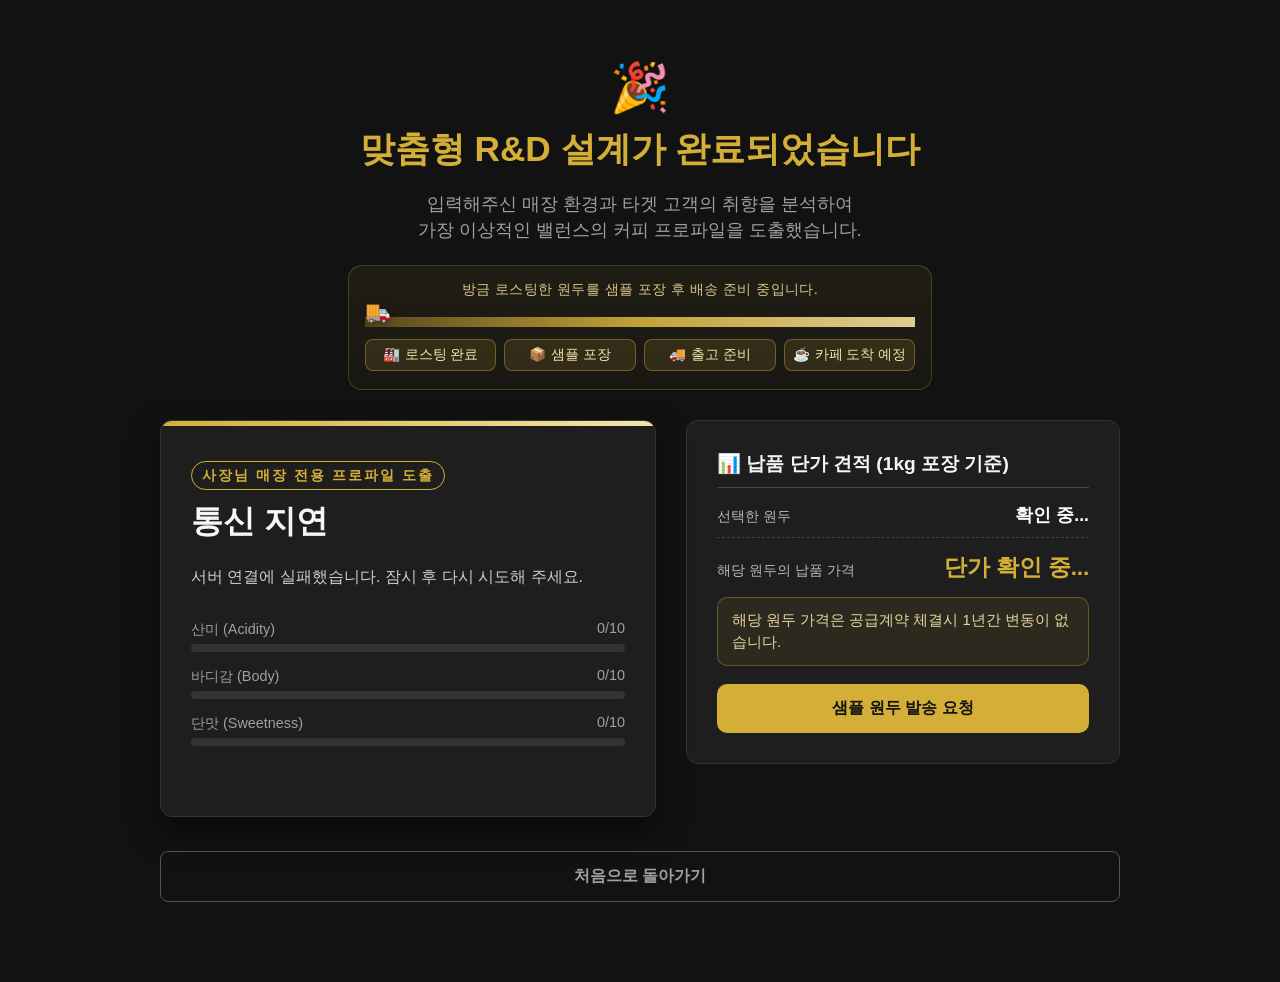
<file: result.html>
<!DOCTYPE html>
<html lang="ko">
<head>
    <meta charset="UTF-8">
        <meta name="viewport" content="width=device-width, initial-scale=1.0">
        <title>시그니처 블렌드 설계 완료</title>
        <link rel="stylesheet" href="assets/common.css">
    <style>
        :root {
            --bg-color: #121212;
            --text-main: #f5f5f5;
            --text-sub: #a0a0a0;
            --accent-color: #d4af37;
            --card-bg: #1e1e1e;
        }

        body { margin: 0; padding: 0; font-family: 'Pretendard', sans-serif; background-color: var(--bg-color); color: var(--text-main); display: flex; flex-direction: column; align-items: center; min-height: 100vh; padding-bottom: 80px; }
        .header { text-align: center; margin: 60px 0 30px; padding: 0 20px; }
        .celebrate-icon { font-size: 3rem; margin-bottom: 10px; }
        .title { font-size: 2.2rem; font-weight: 700; margin: 0 0 10px 0; color: var(--accent-color); }
        .subtitle { font-size: 1.1rem; color: var(--text-sub); line-height: 1.5; }
        .roast-progress {
            margin: 22px auto 0;
            width: min(760px, 100%);
            background: linear-gradient(180deg, rgba(212, 175, 55, 0.08), rgba(212, 175, 55, 0.03));
            border: 1px solid rgba(212, 175, 55, 0.25);
            border-radius: 14px;
            padding: 14px 16px 18px;
            box-sizing: border-box;
        }
        .roast-title {
            color: #d9c48a;
            font-size: 0.9rem;
            margin-bottom: 18px;
            letter-spacing: 0.4px;
        }
        .track {
            position: relative;
            height: 10px;
            border-radius: 99px;
            background: #2e2e32;
            overflow: visible;
            margin-top: 4px;
        }
        .track-fill {
            height: 100%;
            width: 100%;
            background: linear-gradient(90deg, #5b4a1a 0%, #d4af37 50%, #f3dea0 100%);
            opacity: 0.9;
        }
        .truck {
            position: absolute;
            top: -15px;
            left: 0;
            font-size: 1.3rem;
            line-height: 1;
            filter: drop-shadow(0 2px 4px rgba(0,0,0,0.35));
            transform: scaleX(-1);
            animation: drive 5.2s ease-in-out infinite;
        }
        .steps {
            margin-top: 12px;
            display: grid;
            grid-template-columns: repeat(4, minmax(0, 1fr));
            gap: 8px;
        }
        .step {
            font-size: 0.86rem;
            color: #b9b9bf;
            padding: 6px 8px;
            border-radius: 8px;
            background: rgba(255,255,255,0.02);
        }
        .step span { margin-right: 5px; }
        .step.active {
            color: #f3e2ad;
            border: 1px solid rgba(212, 175, 55, 0.4);
            background: rgba(212, 175, 55, 0.13);
            animation: pulse 1.4s ease-in-out infinite;
        }
        @keyframes drive {
            0% { left: -2%; }
            50% { left: 48%; }
            100% { left: 94%; }
        }
        @keyframes pulse {
            0%, 100% { opacity: 1; }
            50% { opacity: 0.62; }
        }

        .result-container { display: flex; gap: 30px; max-width: 1000px; width: 100%; padding: 0 20px; box-sizing: border-box; flex-wrap: wrap; justify-content: center; }
        
        .blend-card { flex: 1; min-width: 320px; background-color: var(--card-bg); border: 1px solid #333; border-radius: 12px; padding: 40px 30px; box-shadow: 0 15px 30px rgba(0,0,0,0.5); position: relative; overflow: hidden; }
        .blend-card::before { content: ''; position: absolute; top: 0; left: 0; width: 100%; height: 5px; background: linear-gradient(90deg, #d4af37, #f3e5ab); }
        
        .blend-label { font-size: 0.9rem; color: var(--accent-color); font-weight: 600; letter-spacing: 2px; margin-bottom: 10px; display: inline-block; border: 1px solid var(--accent-color); padding: 4px 10px; border-radius: 20px; }
        .blend-name { font-size: 2rem; font-weight: 700; margin: 0 0 10px 0; }
        .blend-ratio { font-size: 0.95rem; color: #888; margin-bottom: 20px; font-weight: 600; }
        .blend-desc { font-size: 1rem; color: #ccc; line-height: 1.6; margin-bottom: 30px; }

        .tasting-note { margin-bottom: 30px; }
        .note-item { margin-bottom: 15px; }
        .note-label { display: flex; justify-content: space-between; font-size: 0.9rem; color: var(--text-sub); margin-bottom: 5px; }
        .note-bar-bg { width: 100%; height: 8px; background-color: #333; border-radius: 4px; overflow: hidden; }
        .note-bar-fill { height: 100%; background-color: var(--accent-color); border-radius: 4px; transition: width 1s cubic-bezier(0.25, 0.8, 0.25, 1); }

        .action-card { flex: 1; min-width: 320px; display: flex; flex-direction: column; gap: 20px; }
        .info-box { background-color: var(--card-bg); border: 1px solid #333; border-radius: 12px; padding: 30px; }
        .info-title { font-size: 1.2rem; font-weight: 600; margin: 0 0 15px 0; border-bottom: 1px solid #444; padding-bottom: 10px; }
        
        .price-text { font-size: 1.5rem; font-weight: 700; color: var(--accent-color); margin-bottom: 5px; }
        .price-sub { font-size: 0.9rem; color: var(--text-sub); line-height: 1.4; }
        .quote-summary { display: flex; flex-direction: column; gap: 14px; margin-top: 6px; }
        .quote-row {
            display: flex;
            justify-content: space-between;
            align-items: baseline;
            gap: 16px;
            padding-bottom: 10px;
            border-bottom: 1px dashed #3f3f3f;
        }
        .quote-row:last-child { border-bottom: none; padding-bottom: 0; }
        .quote-label {
            font-size: 0.88rem;
            color: #b8b8b8;
            white-space: nowrap;
            word-break: keep-all;
        }
        .quote-value {
            font-size: 1.1rem;
            font-weight: 700;
            color: #fff;
            text-align: right;
            white-space: nowrap;
            word-break: keep-all;
        }
        .quote-value.price {
            color: var(--accent-color);
            font-size: 1.42rem;
            letter-spacing: -0.2px;
            font-variant-numeric: tabular-nums;
        }
        .vat-note {
            font-size: 0.76em;
            font-weight: 700;
            color: #e5cc7a;
            margin-left: 2px;
            white-space: nowrap;
        }
        .quote-note {
            margin-top: 14px;
            padding: 12px 14px;
            background: rgba(212, 175, 55, 0.08);
            border: 1px solid rgba(212, 175, 55, 0.35);
            border-radius: 10px;
            color: #e6d5a0;
            font-size: 0.92rem;
            line-height: 1.45;
        }
        .request-btn {
            margin-top: 18px;
            width: 100%;
            padding: 14px 16px;
            background-color: var(--accent-color);
            color: var(--bg-color);
            border: none;
            border-radius: 10px;
            font-size: 1rem;
            font-weight: 700;
            cursor: pointer;
            transition: all 0.2s ease;
        }
        .request-btn:hover { filter: brightness(1.05); transform: translateY(-1px); }

        .modal-overlay {
            position: fixed;
            inset: 0;
            background: rgba(0, 0, 0, 0.7);
            display: none;
            align-items: center;
            justify-content: center;
            z-index: 1000;
            padding: 20px;
            box-sizing: border-box;
        }
        .modal-overlay.show { display: flex; }
        .modal-content {
            width: 100%;
            max-width: 560px;
            max-height: 90vh;
            overflow: auto;
            background-color: #1c1c1f;
            border: 1px solid #3b3b40;
            border-radius: 12px;
            padding: 24px;
            box-sizing: border-box;
        }
        .modal-header {
            display: flex;
            align-items: center;
            justify-content: space-between;
            margin-bottom: 16px;
        }
        .modal-title { margin: 0; font-size: 1.25rem; color: #fff; }
        .modal-close {
            width: 32px;
            height: 32px;
            border: none;
            border-radius: 8px;
            background: #2a2a2f;
            color: #ddd;
            cursor: pointer;
            font-size: 1.1rem;
        }
        .modal-hint { margin: 0 0 18px; color: #b6b6bc; font-size: 0.9rem; }
        .form-grid { display: grid; gap: 12px; }
        .form-row { display: grid; gap: 8px; }
        .form-row label { font-size: 0.86rem; color: #d2d2d7; font-weight: 600; }
        .form-row input {
            width: 100%;
            height: 44px;
            box-sizing: border-box;
            border-radius: 8px;
            border: 1px solid #3b3b41;
            background: #141417;
            color: #fff;
            padding: 0 12px;
            font-size: 0.95rem;
        }
        .address-inline { display: grid; grid-template-columns: 1fr auto; gap: 8px; }
        .search-btn {
            height: 44px;
            padding: 0 14px;
            border-radius: 8px;
            border: 1px solid #4e4630;
            background: #2a2416;
            color: #f2d58a;
            font-weight: 700;
            cursor: pointer;
            white-space: nowrap;
        }
        .submit-request-btn {
            margin-top: 8px;
            width: 100%;
            height: 46px;
            border: none;
            border-radius: 10px;
            background: var(--accent-color);
            color: #121212;
            font-weight: 800;
            font-size: 1rem;
            cursor: pointer;
        }
        .request-status {
            margin-top: 10px;
            min-height: 20px;
            font-size: 0.88rem;
            color: #bfbfc7;
        }

        .restart-wrap { margin-top: 34px; width: 100%; max-width: 1000px; padding: 0 20px; box-sizing: border-box; }
        .restart-btn {
            width: 100%;
            padding: 14px;
            background-color: transparent;
            color: var(--text-sub);
            border: 1px solid #555;
            border-radius: 8px;
            font-size: 1rem;
            font-weight: 600;
            cursor: pointer;
            transition: all 0.3s ease;
        }
        .restart-btn:hover { border-color: var(--accent-color); color: #fff; background-color: rgba(212, 175, 55, 0.08); }
        @media (prefers-reduced-motion: reduce) {
            .truck, .step.active { animation: none; }
        }
        @media (max-width: 640px) {
            .steps { grid-template-columns: repeat(2, minmax(0, 1fr)); }
        }
    </style>
</head>
<body>

    <div class="header">
        <div class="celebrate-icon">🎉</div>
        <h1 class="title">맞춤형 R&D 설계가 완료되었습니다</h1>
        <p class="subtitle">입력해주신 매장 환경과 타겟 고객의 취향을 분석하여<br>가장 이상적인 밸런스의 커피 프로파일을 도출했습니다.</p>
        <div class="roast-progress" aria-label="로스팅 및 배송 진행 안내">
            <div class="roast-title">방금 로스팅한 원두를 샘플 포장 후 배송 준비 중입니다.</div>
            <div class="track">
                <div class="track-fill"></div>
                <div class="truck">🚚</div>
            </div>
            <div class="steps">
                <div class="step active"><span>🏭</span>로스팅 완료</div>
                <div class="step active"><span>📦</span>샘플 포장</div>
                <div class="step active"><span>🚚</span>출고 준비</div>
                <div class="step active"><span>☕</span>카페 도착 예정</div>
            </div>
        </div>
    </div>

    <div class="result-container">
        <div class="blend-card">
            <div class="blend-label">사장님 매장 전용 프로파일 도출</div>
            <h2 class="blend-name" id="resultName">블렌드 분석 중...</h2>
            <div class="blend-ratio" id="resultRatio">배합비 계산 중...</div>
            <p class="blend-desc" id="resultDesc">선택하신 데이터를 기반으로 최적의 맛을 조합했습니다.</p>

            <div class="tasting-note">
                <div class="note-item">
                    <div class="note-label"><span>산미 (Acidity)</span><span id="scoreAcidity">0/10</span></div>
                    <div class="note-bar-bg"><div class="note-bar-fill" id="barAcidity" style="width: 0%;"></div></div>
                </div>
                <div class="note-item">
                    <div class="note-label"><span>바디감 (Body)</span><span id="scoreBody">0/10</span></div>
                    <div class="note-bar-bg"><div class="note-bar-fill" id="barBody" style="width: 0%;"></div></div>
                </div>
                <div class="note-item">
                    <div class="note-label"><span>단맛 (Sweetness)</span><span id="scoreSweet">0/10</span></div>
                    <div class="note-bar-bg"><div class="note-bar-fill" id="barSweet" style="width: 0%;"></div></div>
                </div>
            </div>
        </div>

        <div class="action-card">
            <div class="info-box">
                <h3 class="info-title">📊 납품 단가 견적 (1kg 포장 기준)</h3>
                <div class="quote-summary">
                    <div class="quote-row">
                        <div class="quote-label">선택한 원두</div>
                        <div id="selectedBeanText" class="quote-value">확인 중...</div>
                    </div>
                    <div class="quote-row">
                        <div class="quote-label">해당 원두의 납품 가격</div>
                        <div id="deliveryPriceText" class="quote-value price">단가 확인 중...</div>
                    </div>
                </div>
                <div id="deliveryPriceSub" class="quote-note">
                    해당 원두 가격은 공급계약 체결시 1년간 변동이 없습니다.
                </div>
                <button type="button" class="request-btn" id="openSampleRequestBtn">샘플 원두 발송 요청</button>
            </div>
        </div>
    </div>

    <div class="restart-wrap">
        <button class="restart-btn" onclick="goHome()">처음으로 돌아가기</button>
    </div>

    <div id="shippingModal" class="modal-overlay" role="dialog" aria-modal="true" aria-labelledby="shippingModalTitle">
        <div class="modal-content">
            <div class="modal-header">
                <h3 id="shippingModalTitle" class="modal-title">샘플 원두 발송 요청</h3>
                <button type="button" class="modal-close" id="closeShippingModalBtn">×</button>
            </div>
            <p class="modal-hint">샘플 원두는 착불로 발송됩니다. 정확한 배송을 위해 주소를 입력해 주세요.</p>
            <form id="shippingForm" class="form-grid">
                <div class="form-row">
                    <label for="receiverName">수령인</label>
                    <input id="receiverName" type="text" required>
                </div>
                <div class="form-row">
                    <label for="receiverPhone">연락처</label>
                    <input id="receiverPhone" type="tel" required>
                </div>
                <div class="form-row">
                    <label for="shippingPostcode">우편번호</label>
                    <div class="address-inline">
                        <input id="shippingPostcode" type="text" readonly required>
                        <button type="button" class="search-btn" id="searchAddressBtn">주소검색</button>
                    </div>
                </div>
                <div class="form-row">
                    <label for="shippingAddress">기본 주소</label>
                    <input id="shippingAddress" type="text" readonly required>
                </div>
                <div class="form-row">
                    <label for="shippingDetail">상세 주소</label>
                    <input id="shippingDetail" type="text" required>
                </div>
                <button type="submit" class="submit-request-btn">착불 샘플 발송 요청하기</button>
                <div id="shippingRequestStatus" class="request-status" aria-live="polite"></div>
            </form>
        </div>
    </div>

   <script src="https://t1.kakaocdn.net/mapjsapi/bundle/postcode/prod/postcode.v2.js"></script>
   <script src="assets/common.js"></script>
    <script>
        const userFlavorChoice = appStore.get('selectedFlavor', 'balanced');
        const userVolumeChoice = appStore.get('step4_volume', '10_to_30');
        const GOOGLE_APP_SCRIPT_URL = 'https://script.google.com/macros/s/AKfycbwi7fmwLSD7QwN7K-BBFGFcetwOcUc9oKMOHVQnM-_8k3oP7iEntelq_8K3zZxKypJA/exec';

        const nameEl = document.getElementById('resultName');
        const ratioEl = document.getElementById('resultRatio');
        const descEl = document.getElementById('resultDesc');
        const barAcidity = document.getElementById('barAcidity');
        const scoreAcidity = document.getElementById('scoreAcidity');
        const barBody = document.getElementById('barBody');
        const scoreBody = document.getElementById('scoreBody');
        const barSweet = document.getElementById('barSweet');
        const scoreSweet = document.getElementById('scoreSweet');
        const selectedBeanTextEl = document.getElementById('selectedBeanText');
        const deliveryPriceTextEl = document.getElementById('deliveryPriceText');
        const deliveryPriceSubEl = document.getElementById('deliveryPriceSub');
        const openSampleRequestBtn = document.getElementById('openSampleRequestBtn');
        const shippingModal = document.getElementById('shippingModal');
        const closeShippingModalBtn = document.getElementById('closeShippingModalBtn');
        const searchAddressBtn = document.getElementById('searchAddressBtn');
        const shippingForm = document.getElementById('shippingForm');
        const shippingRequestStatus = document.getElementById('shippingRequestStatus');
        const receiverNameEl = document.getElementById('receiverName');
        const receiverPhoneEl = document.getElementById('receiverPhone');
        const shippingPostcodeEl = document.getElementById('shippingPostcode');
        const shippingAddressEl = document.getElementById('shippingAddress');
        const shippingDetailEl = document.getElementById('shippingDetail');

        const volumeLabelMap = {
            under_10: '10kg 미만',
            '10_to_30': '10kg ~ 30kg',
            over_30: '30kg 이상'
        };
        const localPriceFallbackByFlavor = {
            nutty_medium: { under_10: 30000, '10_to_30': 28500, over_30: 27500 },
            balanced: { under_10: 28000, '10_to_30': 27500, over_30: 27000 },
            floral_acidity: { under_10: 29000, '10_to_30': 28000, over_30: 27500 },
            decaf: { under_10: 33000, '10_to_30': 30000, over_30: 29000 }
        };

        function pickFirst(obj, keys) {
            for (let i = 0; i < keys.length; i += 1) {
                const value = obj[keys[i]];
                if (value !== undefined && value !== null && String(value).trim() !== '') {
                    return value;
                }
            }
            return null;
        }

        function normalizePriceText(value) {
            const raw = String(value).trim();
            if (!raw) return '';

            const numberOnly = raw.replace(/[^0-9]/g, '');
            if (numberOnly && numberOnly.length === raw.length) {
                const num = Number(numberOnly);
                if (!Number.isNaN(num)) {
                    return num.toLocaleString('ko-KR') + '원';
                }
            }
            return raw;
        }

        function resolveSupplyPrice(data, volumeKey) {
            const priceKeyMap = {
                under_10: ['price_under_10', 'priceUnder10', 'under_10_price', 'H', 'h', 'price_h', 'priceH'],
                '10_to_30': ['price_10_to_30', 'price10to30', 'mid_price', 'I', 'i', 'price_i', 'priceI'],
                over_30: ['price_over_30', 'priceOver30', 'over_30_price', 'J', 'j', 'price_j', 'priceJ']
            };

            const keys = priceKeyMap[volumeKey] || priceKeyMap['10_to_30'];
            const fromRoot = pickFirst(data, keys);
            if (fromRoot !== null) return fromRoot;

            if (data.prices && typeof data.prices === 'object') {
                const fromPrices = pickFirst(data.prices, keys.concat([volumeKey]));
                if (fromPrices !== null) return fromPrices;
            }

            const fallbackByFlavor = localPriceFallbackByFlavor[userFlavorChoice];
            if (fallbackByFlavor && fallbackByFlavor[volumeKey] !== undefined) {
                return fallbackByFlavor[volumeKey];
            }
            return null;
        }

        function renderSupplyPrice(data) {
            const rawPrice = resolveSupplyPrice(data, userVolumeChoice);
            const volumeLabel = volumeLabelMap[userVolumeChoice] || volumeLabelMap['10_to_30'];

            if (rawPrice === null) {
                deliveryPriceTextEl.innerHTML = '단가 별도 협의<span class="vat-note">(부가세 별도)</span>';
                deliveryPriceSubEl.innerText = '해당 원두 가격은 공급계약 체결시 1년간 변동이 없습니다.\n현재는 담당자가 ' + volumeLabel + ' 구간 기준으로 별도 안내드립니다.';
                return;
            }

            deliveryPriceTextEl.innerHTML = normalizePriceText(rawPrice) + '<span class="vat-note">(부가세 별도)</span>';
            deliveryPriceSubEl.innerText = '해당 원두 가격은 공급계약 체결시 1년간 변동이 없습니다.\n(선택 구간: ' + volumeLabel + ')';
        }

        function setLoadingState() {
            nameEl.innerText = '데이터를 불러오는 중...';
            ratioEl.innerText = '';
            descEl.innerText = '';
        }

        function setErrorState(title, message) {
            nameEl.innerText = title;
            ratioEl.innerText = '';
            descEl.innerText = message;
        }

        function renderResult(data) {
            nameEl.innerText = data.name;
            ratioEl.innerText = data.ratio || '';
            descEl.innerText = data.desc || '';
            selectedBeanTextEl.innerText = data.name || '-';
            renderSupplyPrice(data);

            setTimeout(function () {
                barAcidity.style.width = ((data.acidity || 0) * 10) + '%';
                scoreAcidity.innerText = (data.acidity || 0) + '/10';
                barBody.style.width = ((data.body || 0) * 10) + '%';
                scoreBody.innerText = (data.body || 0) + '/10';
                barSweet.style.width = ((data.sweet || 0) * 10) + '%';
                scoreSweet.innerText = (data.sweet || 0) + '/10';
            }, 300);
        }

        function fetchResult() {
            return fetch(GOOGLE_APP_SCRIPT_URL + '?flavor=' + encodeURIComponent(userFlavorChoice))
                .then(function (response) { return response.json(); })
                .then(function (data) {
                    if (!data || !data.name) {
                        throw new Error('유효한 결과 데이터가 없습니다.');
                    }
                    return data;
                });
        }

        function loadResult() {
            setLoadingState();

            const prefetched = appStore.getPrefetchedResult(userFlavorChoice);
            if (prefetched) {
                renderResult(prefetched);
                appStore.clearResultCache();
                return;
            }

            fetchResult()
                .then(function (data) {
                    renderResult(data);
                })
                .catch(function (error) {
                    console.error('데이터 통신 에러:', error);
                    setErrorState('통신 지연', '서버 연결에 실패했습니다. 잠시 후 다시 시도해 주세요.');
                });
        }

        loadResult();

        function openShippingModal() {
            shippingModal.classList.add('show');
            shippingRequestStatus.textContent = '';
            receiverNameEl.focus();
        }

        function closeShippingModal() {
            shippingModal.classList.remove('show');
        }

        function openAddressSearch() {
            if (!window.kakao || !window.kakao.Postcode) {
                shippingRequestStatus.textContent = '주소검색 모듈을 불러오지 못했습니다. 네트워크 상태를 확인해 주세요.';
                return;
            }

            new kakao.Postcode({
                oncomplete: function (data) {
                    let addr = '';
                    let extraAddr = '';

                    if (data.userSelectedType === 'R') {
                        addr = data.roadAddress;
                    } else {
                        addr = data.jibunAddress;
                    }

                    if (data.userSelectedType === 'R') {
                        if (data.bname && /[동|로|가]$/g.test(data.bname)) {
                            extraAddr += data.bname;
                        }
                        if (data.buildingName && data.apartment === 'Y') {
                            extraAddr += (extraAddr ? ', ' + data.buildingName : data.buildingName);
                        }
                        if (extraAddr) {
                            addr += ' (' + extraAddr + ')';
                        }
                    }

                    shippingPostcodeEl.value = data.zonecode || '';
                    shippingAddressEl.value = addr;
                    shippingDetailEl.focus();
                }
            }).open();
        }

        openSampleRequestBtn.addEventListener('click', openShippingModal);
        closeShippingModalBtn.addEventListener('click', closeShippingModal);
        searchAddressBtn.addEventListener('click', openAddressSearch);

        shippingModal.addEventListener('click', function (event) {
            if (event.target === shippingModal) {
                closeShippingModal();
            }
        });

        document.addEventListener('keydown', function (event) {
            if (event.key === 'Escape') {
                closeShippingModal();
            }
        });

        shippingForm.addEventListener('submit', function (event) {
            event.preventDefault();
            shippingRequestStatus.textContent = '발송 요청이 접수되었습니다. 샘플 원두는 착불로 발송됩니다.';
            setTimeout(function () {
                closeShippingModal();
            }, 900);
        });

        function goHome() {
            appStore.clearFlowData();
            appStore.clearLeadData();
            window.location.href = 'index.html';
        }
    </script>
</body>
</html>
</file>
<file: legacy/assets/common.css>
:root {
    --bg-color: #121212;
    --text-main: #f5f5f5;
    --text-sub: #a0a0a0;
    --accent-color: #d4af37;
    --card-bg: #1e1e1e;
    --hover-bg: #2a2a2a;
    --selected-bg: rgba(212, 175, 55, 0.1);
}

body {
    margin: 0;
    padding: 0;
    font-family: 'Pretendard', -apple-system, BlinkMacSystemFont, system-ui, Roboto, 'Helvetica Neue', 'Segoe UI', 'Apple SD Gothic Neo', 'Noto Sans KR', 'Malgun Gothic', sans-serif;
    background-color: var(--bg-color);
    color: var(--text-main);
}

.clickable-card:focus-visible,
button:focus-visible,
[role="button"]:focus-visible,
input:focus-visible {
    outline: 2px solid var(--accent-color);
    outline-offset: 2px;
}

.sr-only {
    position: absolute;
    width: 1px;
    height: 1px;
    padding: 0;
    margin: -1px;
    overflow: hidden;
    clip: rect(0, 0, 0, 0);
    white-space: nowrap;
    border: 0;
}
</file>
<file: assets/common.css>
:root {
    --bg-color: #121212;
    --text-main: #f5f5f5;
    --text-sub: #a0a0a0;
    --accent-color: #d4af37;
    --card-bg: #1e1e1e;
    --hover-bg: #2a2a2a;
    --selected-bg: rgba(212, 175, 55, 0.1);
}

body {
    margin: 0;
    padding: 0;
    font-family: 'Pretendard', -apple-system, BlinkMacSystemFont, system-ui, Roboto, 'Helvetica Neue', 'Segoe UI', 'Apple SD Gothic Neo', 'Noto Sans KR', 'Malgun Gothic', sans-serif;
    background-color: var(--bg-color);
    color: var(--text-main);
}

.clickable-card:focus-visible,
button:focus-visible,
[role="button"]:focus-visible,
input:focus-visible {
    outline: 2px solid var(--accent-color);
    outline-offset: 2px;
}

.sr-only {
    position: absolute;
    width: 1px;
    height: 1px;
    padding: 0;
    margin: -1px;
    overflow: hidden;
    clip: rect(0, 0, 0, 0);
    white-space: nowrap;
    border: 0;
}
</file>
